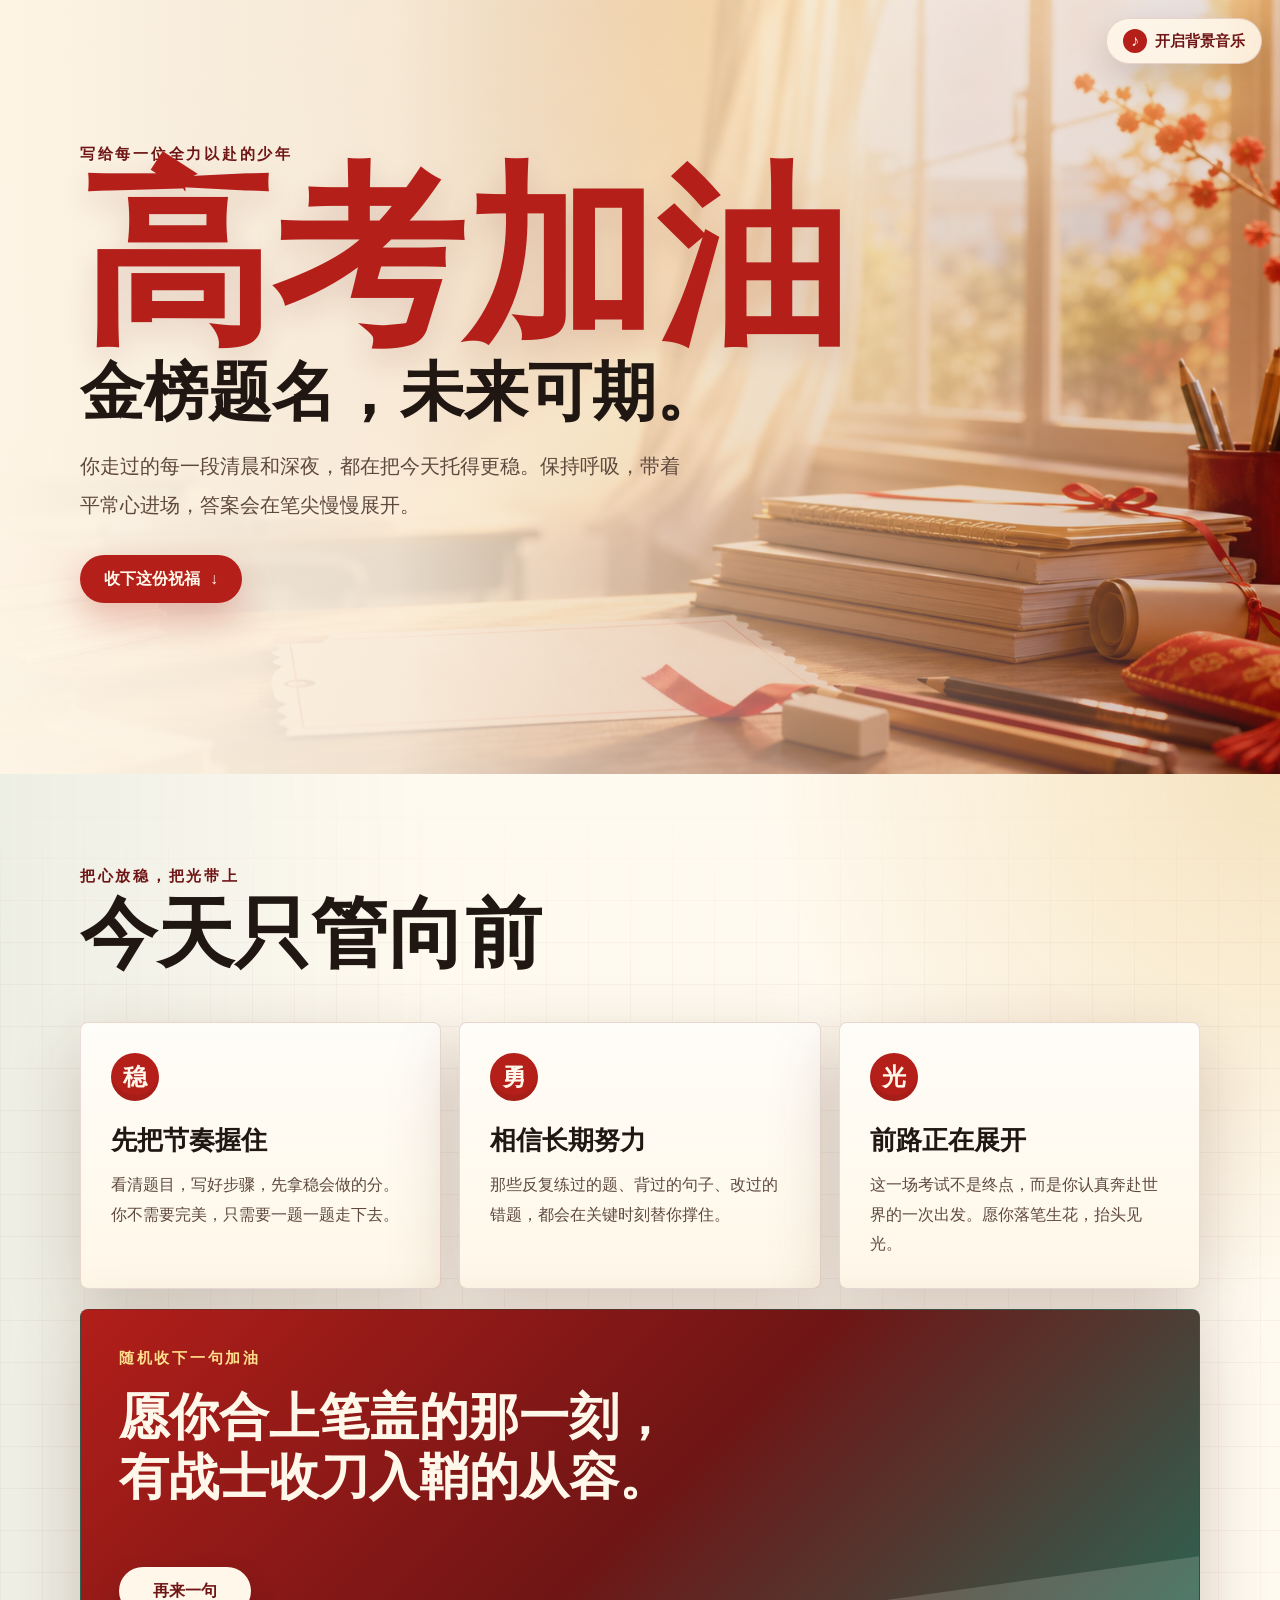
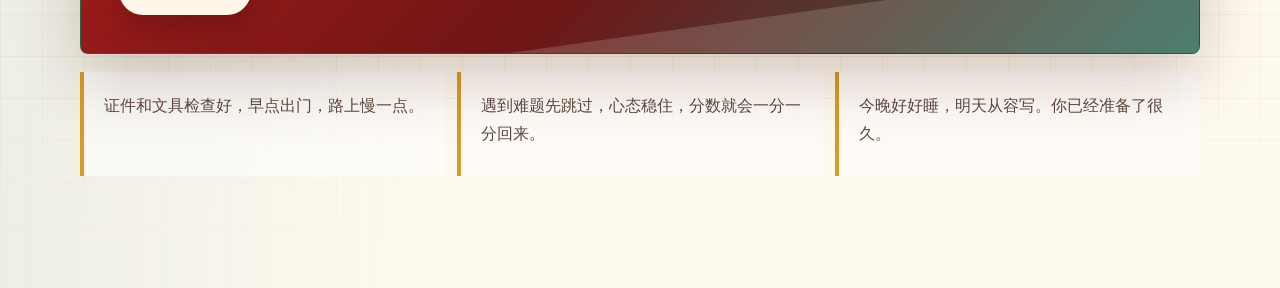
<file: index.html>
<!doctype html>
<html lang="zh-CN">
  <head>
    <meta charset="utf-8">
    <meta name="viewport" content="width=device-width, initial-scale=1">
    <title>高考加油 | 金榜题名 未来可期</title>
    <meta
      name="description"
      content="送给所有高考生的一页温暖祝福：高考加油，金榜题名，未来可期。"
    >
    <link rel="icon" href="data:,">
    <link rel="preload" href="assets/gaokao-hero.png" as="image">
    <link rel="stylesheet" href="styles.css">
  </head>
  <body>
    <button
      class="music-button"
      id="musicButton"
      type="button"
      aria-pressed="false"
      aria-label="开启背景音乐"
    >
      <span class="music-button__icon" aria-hidden="true">♪</span>
      <span class="music-button__text">开启背景音乐</span>
    </button>

    <main>
      <section class="hero" aria-labelledby="hero-title">
        <img
          class="hero__image"
          src="assets/gaokao-hero.png"
          alt="晨光中的课桌、书本和文具"
        >
        <div class="hero__veil" aria-hidden="true"></div>
        <div class="hero__content">
          <p class="hero__kicker">写给每一位全力以赴的少年</p>
          <h1 id="hero-title"><span>高考</span><span>加油</span></h1>
          <p class="hero__promise"><span>金榜题名，</span><span>未来可期。</span></p>
          <p class="hero__copy">
            你走过的每一段清晨和深夜，都在把今天托得更稳。保持呼吸，带着平常心进场，答案会在笔尖慢慢展开。
          </p>
          <a class="hero__link" href="#cheer">收下这份祝福</a>
        </div>
      </section>

      <section class="cheer" id="cheer" aria-labelledby="cheer-title">
        <div class="section-shell">
          <div class="section-heading">
            <p class="section-heading__eyebrow">把心放稳，把光带上</p>
            <h2 id="cheer-title">今天只管向前</h2>
          </div>

          <div class="wish-grid" aria-label="高考祝福">
            <article class="wish-card">
              <span class="wish-card__mark">稳</span>
              <h3>先把节奏握住</h3>
              <p>看清题目，写好步骤，先拿稳会做的分。你不需要完美，只需要一题一题走下去。</p>
            </article>
            <article class="wish-card">
              <span class="wish-card__mark">勇</span>
              <h3>相信长期努力</h3>
              <p>那些反复练过的题、背过的句子、改过的错题，都会在关键时刻替你撑住。</p>
            </article>
            <article class="wish-card">
              <span class="wish-card__mark">光</span>
              <h3>前路正在展开</h3>
              <p>这一场考试不是终点，而是你认真奔赴世界的一次出发。愿你落笔生花，抬头见光。</p>
            </article>
          </div>

          <div class="blessing-panel" aria-live="polite">
            <p class="blessing-panel__label">随机收下一句加油</p>
            <p class="blessing-panel__text" id="blessingText">
              愿你合上笔盖的那一刻，有战士收刀入鞘的从容。
            </p>
            <button class="blessing-panel__button" id="blessingButton" type="button">
              再来一句
            </button>
          </div>

          <div class="calm-notes" aria-label="考前安心短句">
            <p>证件和文具检查好，早点出门，路上慢一点。</p>
            <p>遇到难题先跳过，心态稳住，分数就会一分一分回来。</p>
            <p>今晚好好睡，明天从容写。你已经准备了很久。</p>
          </div>
        </div>
      </section>
    </main>

    <script src="script.js"></script>
  </body>
</html>
</file>
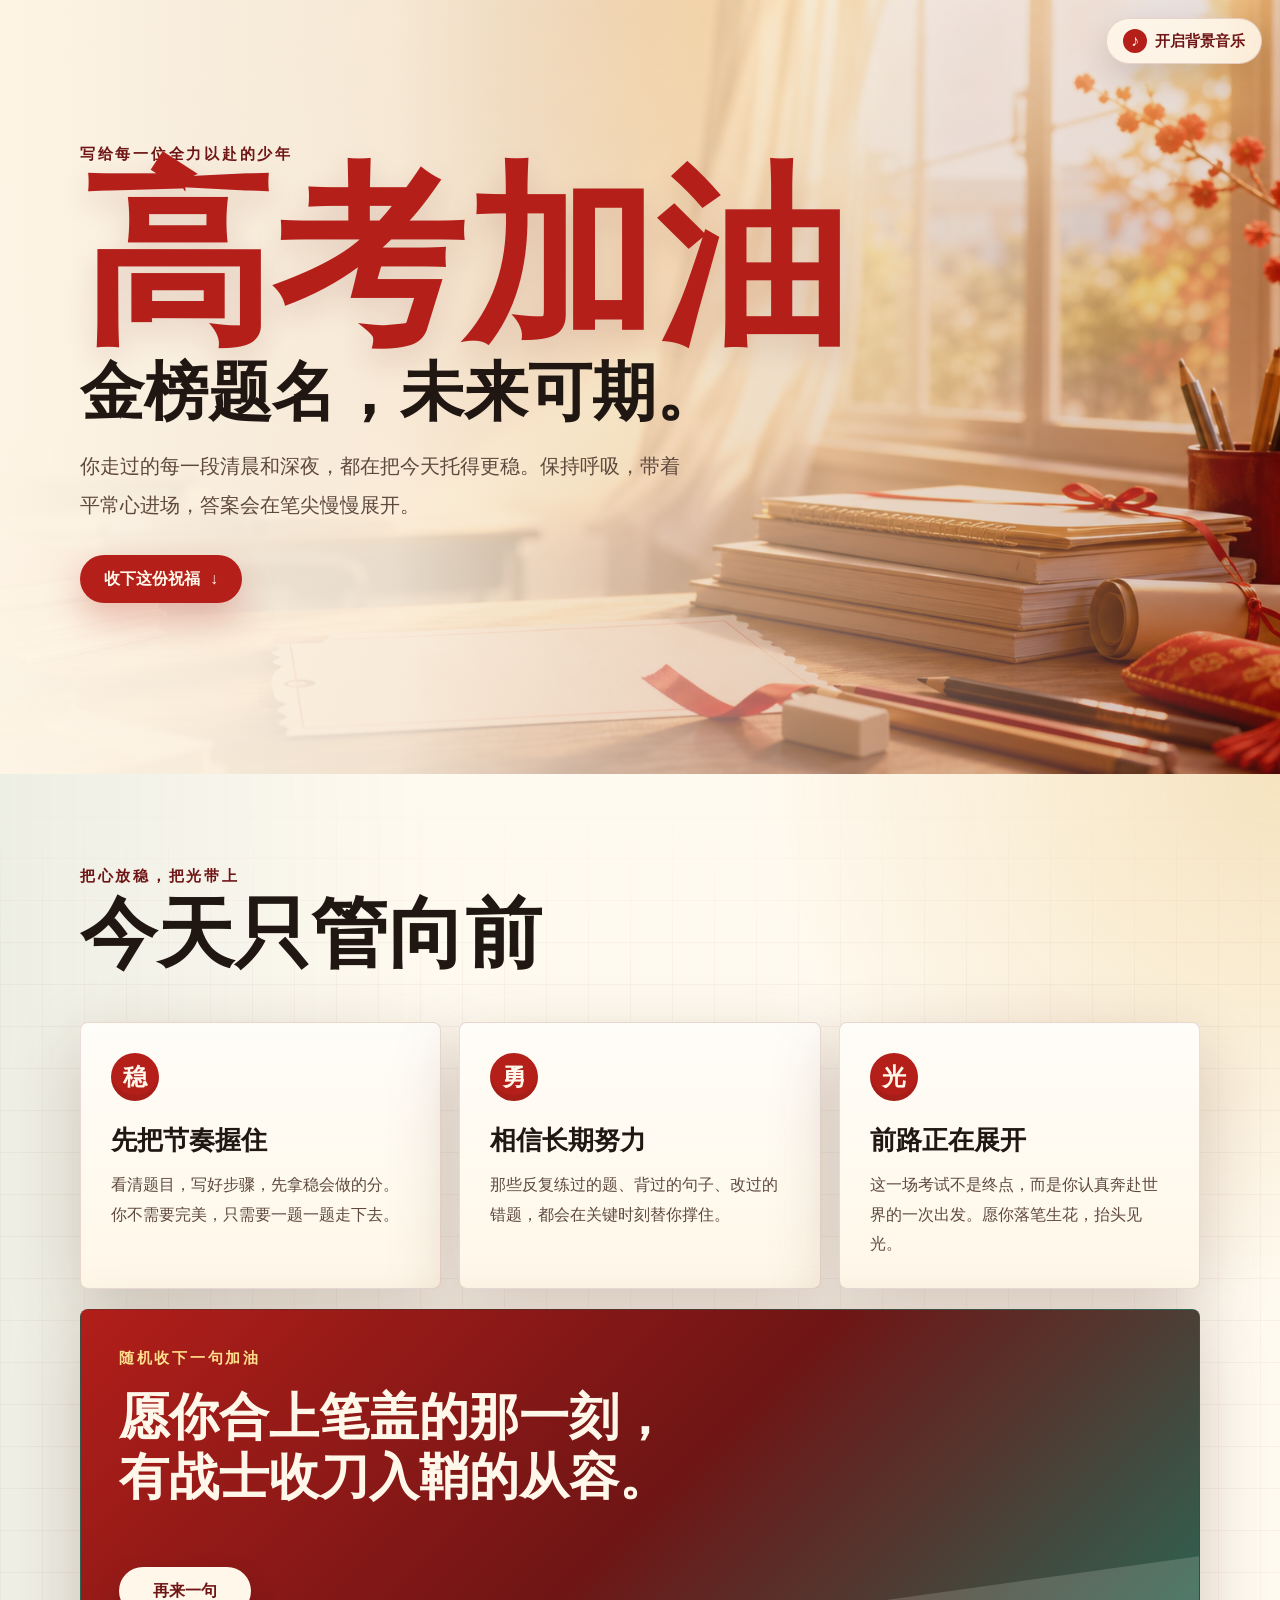
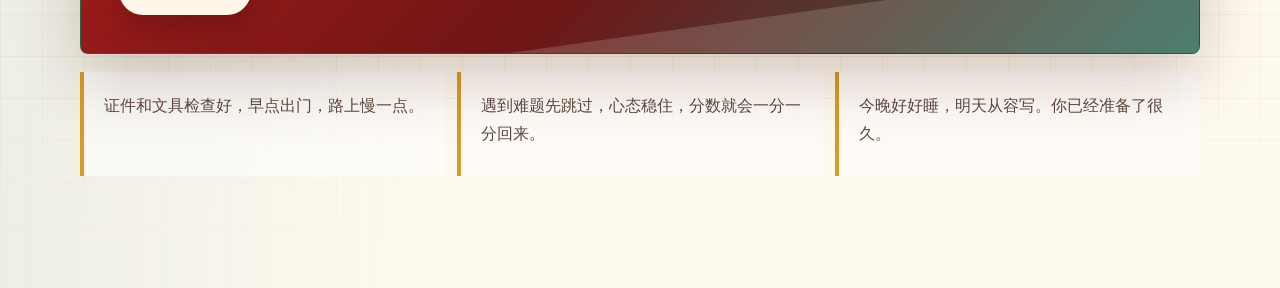
<file: mobile/index.html>
<!doctype html>
<html lang="zh-CN">
  <head>
    <meta charset="utf-8">
    <meta name="viewport" content="width=device-width, initial-scale=1">
    <title>高考加油 | 金榜题名 未来可期</title>
    <meta
      name="description"
      content="送给所有高考生的一页温暖祝福：高考加油，金榜题名，未来可期。"
    >
    <link rel="icon" href="data:,">
    <link rel="preload" href="assets/gaokao-hero.png" as="image">
    <link rel="stylesheet" href="styles.css?v=mobile-music-20260606">
  </head>
  <body>
    <button
      class="music-button"
      id="musicButton"
      type="button"
      aria-pressed="false"
      aria-label="开启背景音乐"
    >
      <span class="music-button__icon" aria-hidden="true">♪</span>
      <span class="music-button__text">开启背景音乐</span>
    </button>

    <main>
      <section class="hero" aria-labelledby="hero-title">
        <img
          class="hero__image"
          src="assets/gaokao-hero.png"
          alt="晨光中的课桌、书本和文具"
        >
        <div class="hero__veil" aria-hidden="true"></div>
        <div class="hero__content">
          <p class="hero__kicker">写给每一位全力以赴的少年</p>
          <h1 id="hero-title"><span>高考</span><span>加油</span></h1>
          <p class="hero__promise"><span>金榜题名，</span><span>未来可期。</span></p>
          <p class="hero__copy">
            你走过的每一段清晨和深夜，都在把今天托得更稳。保持呼吸，带着平常心进场，答案会在笔尖慢慢展开。
          </p>
          <a class="hero__link" href="#cheer">收下这份祝福</a>
        </div>
      </section>

      <section class="cheer" id="cheer" aria-labelledby="cheer-title">
        <div class="section-shell">
          <div class="section-heading">
            <p class="section-heading__eyebrow">把心放稳，把光带上</p>
            <h2 id="cheer-title">今天只管向前</h2>
          </div>

          <div class="wish-grid" aria-label="高考祝福">
            <article class="wish-card">
              <span class="wish-card__mark">稳</span>
              <h3>先把节奏握住</h3>
              <p>看清题目，写好步骤，先拿稳会做的分。你不需要完美，只需要一题一题走下去。</p>
            </article>
            <article class="wish-card">
              <span class="wish-card__mark">勇</span>
              <h3>相信长期努力</h3>
              <p>那些反复练过的题、背过的句子、改过的错题，都会在关键时刻替你撑住。</p>
            </article>
            <article class="wish-card">
              <span class="wish-card__mark">光</span>
              <h3>前路正在展开</h3>
              <p>这一场考试不是终点，而是你认真奔赴世界的一次出发。愿你落笔生花，抬头见光。</p>
            </article>
          </div>

          <div class="blessing-panel" aria-live="polite">
            <p class="blessing-panel__label">随机收下一句加油</p>
            <p class="blessing-panel__text" id="blessingText">
              愿你合上笔盖的那一刻，有战士收刀入鞘的从容。
            </p>
            <button class="blessing-panel__button" id="blessingButton" type="button">
              再来一句
            </button>
          </div>

          <div class="calm-notes" aria-label="考前安心短句">
            <p>证件和文具检查好，早点出门，路上慢一点。</p>
            <p>遇到难题先跳过，心态稳住，分数就会一分一分回来。</p>
            <p>今晚好好睡，明天从容写。你已经准备了很久。</p>
          </div>
        </div>
      </section>
    </main>

    <script src="script.js?v=mobile-music-20260606"></script>
  </body>
</html>
</file>
<file: styles.css>
:root {
  color-scheme: light;
  --ink: #201713;
  --ink-soft: #5f493e;
  --paper: #fff7e8;
  --paper-deep: #f5e3c4;
  --red: #b51f1a;
  --red-deep: #6f1515;
  --gold: #d89b26;
  --jade: #246d5a;
  --shadow: 0 24px 70px rgba(74, 30, 17, 0.22);
}

* {
  box-sizing: border-box;
}

html {
  scroll-behavior: smooth;
}

body {
  margin: 0;
  min-width: 320px;
  color: var(--ink);
  background:
    linear-gradient(135deg, rgba(181, 31, 26, 0.07), transparent 38%),
    linear-gradient(180deg, var(--paper), #fffdf6 46%, #f7ead5);
  font-family:
    "Songti SC",
    "Noto Serif CJK SC",
    "Source Han Serif SC",
    "STSong",
    serif;
}

body::selection {
  color: #fffaf0;
  background: var(--red);
}

a {
  color: inherit;
}

button,
a {
  -webkit-tap-highlight-color: transparent;
}

.music-button {
  position: fixed;
  z-index: 20;
  top: 18px;
  right: 18px;
  display: inline-flex;
  align-items: center;
  justify-content: center;
  gap: 8px;
  min-height: 46px;
  padding: 0 16px;
  border: 1px solid rgba(111, 21, 21, 0.15);
  border-radius: 999px;
  background: rgba(255, 248, 234, 0.88);
  color: var(--red-deep);
  font: 800 0.92rem/1 "Songti SC", "Noto Serif CJK SC", serif;
  letter-spacing: 0;
  box-shadow: 0 12px 30px rgba(74, 30, 17, 0.16);
  backdrop-filter: blur(14px);
  cursor: pointer;
  transition:
    transform 180ms ease,
    background 180ms ease,
    box-shadow 180ms ease;
}

.music-button__icon {
  display: grid;
  width: 24px;
  height: 24px;
  place-items: center;
  border-radius: 50%;
  background: var(--red);
  color: #fff8ea;
  font-size: 1rem;
  line-height: 1;
}

.music-button[aria-pressed="true"] {
  background: rgba(181, 31, 26, 0.92);
  color: #fff8ea;
}

.music-button[aria-pressed="true"] .music-button__icon {
  background: #fff8ea;
  color: var(--red-deep);
}

.music-button:hover {
  transform: translateY(-2px);
  box-shadow: 0 16px 36px rgba(74, 30, 17, 0.22);
}

.music-button:focus-visible {
  outline: 3px solid rgba(36, 109, 90, 0.55);
  outline-offset: 4px;
}

.hero {
  position: relative;
  display: grid;
  min-height: 86svh;
  overflow: hidden;
  isolation: isolate;
}

.hero__image,
.hero__veil {
  position: absolute;
  inset: 0;
}

.hero__image {
  z-index: -2;
  width: 100%;
  height: 100%;
  object-fit: cover;
  object-position: center;
  filter: saturate(1.06) contrast(1.02);
}

.hero__veil {
  z-index: -1;
  background:
    linear-gradient(90deg, rgba(255, 247, 232, 0.98) 0%, rgba(255, 247, 232, 0.86) 31%, rgba(255, 247, 232, 0.42) 57%, rgba(104, 32, 22, 0.1) 100%),
    linear-gradient(180deg, rgba(72, 17, 12, 0.05), rgba(105, 27, 18, 0.24));
}

.hero__content {
  width: min(1120px, calc(100% - 40px));
  margin: 0 auto;
  padding: clamp(42px, 9vh, 88px) 0 clamp(56px, 12vh, 108px);
  align-self: center;
}

.hero__kicker,
.section-heading__eyebrow,
.blessing-panel__label {
  margin: 0;
  color: var(--red-deep);
  font-size: clamp(0.8rem, 1.5vw, 0.95rem);
  font-weight: 700;
  letter-spacing: 0.18em;
  text-transform: uppercase;
}

.hero h1 {
  max-width: 6em;
  margin: 12px 0 0;
  color: var(--red);
  font-size: clamp(4.6rem, 16vw, 12rem);
  line-height: 0.86;
  letter-spacing: 0;
  text-shadow: 0 12px 30px rgba(108, 20, 14, 0.13);
}

.hero h1 span {
  display: inline-block;
  white-space: nowrap;
}

.hero__promise {
  margin: 18px 0 0;
  color: var(--ink);
  font-size: clamp(1.8rem, 5vw, 4.5rem);
  font-weight: 800;
  line-height: 1.02;
}

.hero__promise span {
  display: inline-block;
  white-space: nowrap;
}

.hero__copy {
  max-width: 610px;
  margin: 22px 0 0;
  color: var(--ink-soft);
  font-size: clamp(1.02rem, 2.2vw, 1.28rem);
  line-height: 1.9;
}

.hero__link,
.blessing-panel__button {
  display: inline-flex;
  align-items: center;
  justify-content: center;
  min-height: 48px;
  border: 0;
  border-radius: 999px;
  background: var(--red);
  color: #fff8ea;
  font: 800 1rem/1 "Songti SC", "Noto Serif CJK SC", serif;
  letter-spacing: 0;
  text-decoration: none;
  box-shadow: 0 16px 36px rgba(181, 31, 26, 0.28);
  cursor: pointer;
  transition:
    transform 180ms ease,
    box-shadow 180ms ease,
    background 180ms ease;
}

.hero__link {
  margin-top: 30px;
  padding: 0 24px;
}

.hero__link::after {
  content: "↓";
  margin-left: 10px;
  font-family: serif;
}

.hero__link:hover,
.blessing-panel__button:hover {
  background: #941c18;
  box-shadow: 0 18px 44px rgba(181, 31, 26, 0.34);
  transform: translateY(-2px);
}

.hero__link:focus-visible,
.blessing-panel__button:focus-visible {
  outline: 3px solid rgba(36, 109, 90, 0.55);
  outline-offset: 4px;
}

.cheer {
  position: relative;
  padding: clamp(52px, 8vw, 92px) 0 clamp(64px, 9vw, 112px);
  background:
    linear-gradient(90deg, rgba(36, 109, 90, 0.08), transparent 34%),
    radial-gradient(circle at top right, rgba(216, 155, 38, 0.24), transparent 31%),
    #fffaf0;
}

.cheer::before {
  content: "";
  position: absolute;
  inset: 0;
  pointer-events: none;
  opacity: 0.32;
  background-image:
    linear-gradient(rgba(111, 21, 21, 0.13) 1px, transparent 1px),
    linear-gradient(90deg, rgba(111, 21, 21, 0.1) 1px, transparent 1px);
  background-size: 42px 42px;
  mask-image: linear-gradient(180deg, transparent, #000 18%, #000 82%, transparent);
}

.section-shell {
  position: relative;
  width: min(1120px, calc(100% - 40px));
  margin: 0 auto;
}

.section-heading {
  display: grid;
  gap: 10px;
  max-width: 720px;
}

.section-heading h2 {
  margin: 0;
  font-size: clamp(2.3rem, 6vw, 5.2rem);
  line-height: 1;
  letter-spacing: 0;
}

.wish-grid {
  display: grid;
  grid-template-columns: repeat(3, minmax(0, 1fr));
  gap: 18px;
  margin-top: clamp(28px, 5vw, 48px);
}

.wish-card {
  min-height: 260px;
  padding: clamp(22px, 3vw, 30px);
  border: 1px solid rgba(111, 21, 21, 0.14);
  border-radius: 8px;
  background:
    linear-gradient(180deg, rgba(255, 255, 255, 0.72), rgba(255, 247, 232, 0.92)),
    var(--paper);
  box-shadow: var(--shadow);
}

.wish-card__mark {
  display: grid;
  width: 48px;
  height: 48px;
  place-items: center;
  border-radius: 50%;
  background: var(--red);
  color: #fff8ea;
  font-size: 1.5rem;
  font-weight: 900;
  box-shadow: inset 0 -6px 0 rgba(0, 0, 0, 0.08);
}

.wish-card h3 {
  margin: 24px 0 0;
  font-size: clamp(1.35rem, 2.5vw, 1.65rem);
  line-height: 1.2;
}

.wish-card p {
  margin: 14px 0 0;
  color: var(--ink-soft);
  font-size: 1rem;
  line-height: 1.82;
}

.blessing-panel {
  position: relative;
  margin-top: 20px;
  min-height: 258px;
  padding: clamp(24px, 4vw, 38px);
  overflow: hidden;
  border: 1px solid rgba(36, 109, 90, 0.22);
  border-radius: 8px;
  background:
    linear-gradient(135deg, rgba(181, 31, 26, 0.94), rgba(111, 21, 21, 0.96) 52%, rgba(36, 109, 90, 0.94)),
    #7f1714;
  color: #fff8ea;
  box-shadow: 0 24px 68px rgba(71, 29, 19, 0.24);
}

.blessing-panel::after {
  content: "";
  position: absolute;
  inset: auto -10% -45% 38%;
  height: 210px;
  transform: rotate(-8deg);
  background: rgba(255, 248, 234, 0.16);
  pointer-events: none;
}

.blessing-panel__label {
  color: #ffdf8d;
}

.blessing-panel__text {
  position: relative;
  max-width: 760px;
  min-height: 3.1em;
  margin: 18px 0 24px;
  font-size: clamp(1.45rem, 4vw, 3.15rem);
  font-weight: 850;
  line-height: 1.2;
  text-wrap: balance;
}

.blessing-panel__button {
  position: relative;
  z-index: 1;
  min-width: 132px;
  padding: 0 22px;
  background: #fff8ea;
  color: var(--red-deep);
  box-shadow: 0 14px 30px rgba(0, 0, 0, 0.17);
}

.blessing-panel__button:hover {
  background: #ffeab4;
  color: #5c100e;
}

.calm-notes {
  display: grid;
  grid-template-columns: repeat(3, minmax(0, 1fr));
  gap: 12px;
  margin-top: 18px;
}

.calm-notes p {
  margin: 0;
  min-height: 104px;
  padding: 20px 20px 18px;
  border-left: 4px solid var(--gold);
  background: rgba(255, 255, 255, 0.58);
  color: var(--ink-soft);
  font-size: 0.98rem;
  line-height: 1.75;
}

.petal {
  position: fixed;
  z-index: 10;
  left: var(--x);
  top: var(--y);
  color: var(--petal-color);
  font-weight: 900;
  pointer-events: none;
  transform: translate(-50%, -50%);
  animation: petal-burst 900ms ease-out forwards;
}

@keyframes petal-burst {
  0% {
    opacity: 0;
    transform: translate(-50%, -50%) scale(0.62) rotate(0deg);
  }
  14% {
    opacity: 1;
  }
  100% {
    opacity: 0;
    transform:
      translate(calc(-50% + var(--dx)), calc(-50% + var(--dy)))
      scale(1.12)
      rotate(var(--rotate));
  }
}

@media (max-width: 900px) {
  .wish-grid,
  .calm-notes {
    grid-template-columns: 1fr;
  }

  .wish-card {
    min-height: 0;
  }
}

@media (max-width: 760px) {
  body {
    padding-bottom: calc(82px + env(safe-area-inset-bottom));
  }

  .music-button {
    top: auto;
    right: 14px;
    bottom: 14px;
    left: 14px;
    min-height: 54px;
    padding: 0 18px;
    font-size: 1rem;
    box-shadow: 0 16px 40px rgba(74, 30, 17, 0.24);
  }

  .hero {
    min-height: min(760px, 100svh);
  }

  .hero__image {
    object-position: 64% center;
  }

  .hero__veil {
    background:
      linear-gradient(180deg, rgba(255, 247, 232, 0.96) 0%, rgba(255, 247, 232, 0.82) 46%, rgba(255, 247, 232, 0.35) 100%),
      linear-gradient(90deg, rgba(255, 247, 232, 0.95), rgba(255, 247, 232, 0.26));
  }

  .hero__content,
  .section-shell {
    width: min(100% - 28px, 1120px);
  }

  .hero__content {
    padding-top: calc(28px + env(safe-area-inset-top));
    padding-bottom: 34px;
    align-self: start;
  }

  .hero__kicker,
  .section-heading__eyebrow,
  .blessing-panel__label {
    font-size: 0.78rem;
    letter-spacing: 0.1em;
  }

  .hero h1 {
    max-width: 3.8em;
    margin-top: 10px;
    font-size: clamp(3.9rem, 20vw, 5.7rem);
    line-height: 0.92;
  }

  .hero h1 span {
    display: block;
  }

  .hero__promise {
    max-width: 8em;
    margin-top: 14px;
    font-size: clamp(1.55rem, 7.6vw, 2.15rem);
    line-height: 1.08;
  }

  .hero__promise span {
    display: block;
  }

  .hero__copy {
    max-width: 28em;
    margin-top: 18px;
    font-size: 0.98rem;
    line-height: 1.72;
  }

  .hero__link,
  .blessing-panel__button {
    width: 100%;
    min-height: 52px;
  }

  .hero__link {
    margin-top: 24px;
  }

  .cheer {
    padding: 42px 0 34px;
  }

  .section-heading {
    gap: 8px;
  }

  .section-heading h2 {
    font-size: clamp(2.25rem, 13vw, 3.25rem);
    line-height: 1.04;
  }

  .wish-grid {
    gap: 14px;
    margin-top: 24px;
  }

  .wish-card {
    padding: 22px;
  }

  .wish-card__mark {
    width: 44px;
    height: 44px;
  }

  .wish-card h3 {
    margin-top: 18px;
  }

  .blessing-panel {
    min-height: 0;
    margin-top: 16px;
    padding: 22px;
  }

  .blessing-panel__text {
    min-height: 0;
    margin: 16px 0 22px;
    font-size: clamp(1.55rem, 8.6vw, 2.1rem);
    line-height: 1.18;
  }

  .calm-notes p {
    min-height: 0;
    padding: 18px 18px 16px;
  }
}

@media (prefers-reduced-motion: reduce) {
  *,
  *::before,
  *::after {
    scroll-behavior: auto !important;
    transition-duration: 0.001ms !important;
    animation-duration: 0.001ms !important;
    animation-iteration-count: 1 !important;
  }

  .petal {
    display: none;
  }
}
</file>
<file: mobile/styles.css>
:root {
  color-scheme: light;
  --ink: #201713;
  --ink-soft: #5f493e;
  --paper: #fff7e8;
  --paper-deep: #f5e3c4;
  --red: #b51f1a;
  --red-deep: #6f1515;
  --gold: #d89b26;
  --jade: #246d5a;
  --shadow: 0 24px 70px rgba(74, 30, 17, 0.22);
}

* {
  box-sizing: border-box;
}

html {
  scroll-behavior: smooth;
}

body {
  margin: 0;
  min-width: 320px;
  color: var(--ink);
  background:
    linear-gradient(135deg, rgba(181, 31, 26, 0.07), transparent 38%),
    linear-gradient(180deg, var(--paper), #fffdf6 46%, #f7ead5);
  font-family:
    "Songti SC",
    "Noto Serif CJK SC",
    "Source Han Serif SC",
    "STSong",
    serif;
}

body::selection {
  color: #fffaf0;
  background: var(--red);
}

a {
  color: inherit;
}

button,
a {
  -webkit-tap-highlight-color: transparent;
}

.music-button {
  position: fixed;
  z-index: 20;
  top: 18px;
  right: 18px;
  display: inline-flex;
  align-items: center;
  justify-content: center;
  gap: 8px;
  min-height: 46px;
  padding: 0 16px;
  border: 1px solid rgba(111, 21, 21, 0.15);
  border-radius: 999px;
  background: rgba(255, 248, 234, 0.88);
  color: var(--red-deep);
  font: 800 0.92rem/1 "Songti SC", "Noto Serif CJK SC", serif;
  letter-spacing: 0;
  box-shadow: 0 12px 30px rgba(74, 30, 17, 0.16);
  backdrop-filter: blur(14px);
  cursor: pointer;
  transition:
    transform 180ms ease,
    background 180ms ease,
    box-shadow 180ms ease;
}

.music-button__icon {
  display: grid;
  width: 24px;
  height: 24px;
  place-items: center;
  border-radius: 50%;
  background: var(--red);
  color: #fff8ea;
  font-size: 1rem;
  line-height: 1;
}

.music-button[aria-pressed="true"] {
  background: rgba(181, 31, 26, 0.92);
  color: #fff8ea;
}

.music-button[aria-pressed="true"] .music-button__icon {
  background: #fff8ea;
  color: var(--red-deep);
}

.music-button:hover {
  transform: translateY(-2px);
  box-shadow: 0 16px 36px rgba(74, 30, 17, 0.22);
}

.music-button:focus-visible {
  outline: 3px solid rgba(36, 109, 90, 0.55);
  outline-offset: 4px;
}

.hero {
  position: relative;
  display: grid;
  min-height: 86svh;
  overflow: hidden;
  isolation: isolate;
}

.hero__image,
.hero__veil {
  position: absolute;
  inset: 0;
}

.hero__image {
  z-index: -2;
  width: 100%;
  height: 100%;
  object-fit: cover;
  object-position: center;
  filter: saturate(1.06) contrast(1.02);
}

.hero__veil {
  z-index: -1;
  background:
    linear-gradient(90deg, rgba(255, 247, 232, 0.98) 0%, rgba(255, 247, 232, 0.86) 31%, rgba(255, 247, 232, 0.42) 57%, rgba(104, 32, 22, 0.1) 100%),
    linear-gradient(180deg, rgba(72, 17, 12, 0.05), rgba(105, 27, 18, 0.24));
}

.hero__content {
  width: min(1120px, calc(100% - 40px));
  margin: 0 auto;
  padding: clamp(42px, 9vh, 88px) 0 clamp(56px, 12vh, 108px);
  align-self: center;
}

.hero__kicker,
.section-heading__eyebrow,
.blessing-panel__label {
  margin: 0;
  color: var(--red-deep);
  font-size: clamp(0.8rem, 1.5vw, 0.95rem);
  font-weight: 700;
  letter-spacing: 0.18em;
  text-transform: uppercase;
}

.hero h1 {
  max-width: 6em;
  margin: 12px 0 0;
  color: var(--red);
  font-size: clamp(4.6rem, 16vw, 12rem);
  line-height: 0.86;
  letter-spacing: 0;
  text-shadow: 0 12px 30px rgba(108, 20, 14, 0.13);
}

.hero h1 span {
  display: inline-block;
  white-space: nowrap;
}

.hero__promise {
  margin: 18px 0 0;
  color: var(--ink);
  font-size: clamp(1.8rem, 5vw, 4.5rem);
  font-weight: 800;
  line-height: 1.02;
}

.hero__promise span {
  display: inline-block;
  white-space: nowrap;
}

.hero__copy {
  max-width: 610px;
  margin: 22px 0 0;
  color: var(--ink-soft);
  font-size: clamp(1.02rem, 2.2vw, 1.28rem);
  line-height: 1.9;
}

.hero__link,
.blessing-panel__button {
  display: inline-flex;
  align-items: center;
  justify-content: center;
  min-height: 48px;
  border: 0;
  border-radius: 999px;
  background: var(--red);
  color: #fff8ea;
  font: 800 1rem/1 "Songti SC", "Noto Serif CJK SC", serif;
  letter-spacing: 0;
  text-decoration: none;
  box-shadow: 0 16px 36px rgba(181, 31, 26, 0.28);
  cursor: pointer;
  transition:
    transform 180ms ease,
    box-shadow 180ms ease,
    background 180ms ease;
}

.hero__link {
  margin-top: 30px;
  padding: 0 24px;
}

.hero__link::after {
  content: "↓";
  margin-left: 10px;
  font-family: serif;
}

.hero__link:hover,
.blessing-panel__button:hover {
  background: #941c18;
  box-shadow: 0 18px 44px rgba(181, 31, 26, 0.34);
  transform: translateY(-2px);
}

.hero__link:focus-visible,
.blessing-panel__button:focus-visible {
  outline: 3px solid rgba(36, 109, 90, 0.55);
  outline-offset: 4px;
}

.cheer {
  position: relative;
  padding: clamp(52px, 8vw, 92px) 0 clamp(64px, 9vw, 112px);
  background:
    linear-gradient(90deg, rgba(36, 109, 90, 0.08), transparent 34%),
    radial-gradient(circle at top right, rgba(216, 155, 38, 0.24), transparent 31%),
    #fffaf0;
}

.cheer::before {
  content: "";
  position: absolute;
  inset: 0;
  pointer-events: none;
  opacity: 0.32;
  background-image:
    linear-gradient(rgba(111, 21, 21, 0.13) 1px, transparent 1px),
    linear-gradient(90deg, rgba(111, 21, 21, 0.1) 1px, transparent 1px);
  background-size: 42px 42px;
  mask-image: linear-gradient(180deg, transparent, #000 18%, #000 82%, transparent);
}

.section-shell {
  position: relative;
  width: min(1120px, calc(100% - 40px));
  margin: 0 auto;
}

.section-heading {
  display: grid;
  gap: 10px;
  max-width: 720px;
}

.section-heading h2 {
  margin: 0;
  font-size: clamp(2.3rem, 6vw, 5.2rem);
  line-height: 1;
  letter-spacing: 0;
}

.wish-grid {
  display: grid;
  grid-template-columns: repeat(3, minmax(0, 1fr));
  gap: 18px;
  margin-top: clamp(28px, 5vw, 48px);
}

.wish-card {
  min-height: 260px;
  padding: clamp(22px, 3vw, 30px);
  border: 1px solid rgba(111, 21, 21, 0.14);
  border-radius: 8px;
  background:
    linear-gradient(180deg, rgba(255, 255, 255, 0.72), rgba(255, 247, 232, 0.92)),
    var(--paper);
  box-shadow: var(--shadow);
}

.wish-card__mark {
  display: grid;
  width: 48px;
  height: 48px;
  place-items: center;
  border-radius: 50%;
  background: var(--red);
  color: #fff8ea;
  font-size: 1.5rem;
  font-weight: 900;
  box-shadow: inset 0 -6px 0 rgba(0, 0, 0, 0.08);
}

.wish-card h3 {
  margin: 24px 0 0;
  font-size: clamp(1.35rem, 2.5vw, 1.65rem);
  line-height: 1.2;
}

.wish-card p {
  margin: 14px 0 0;
  color: var(--ink-soft);
  font-size: 1rem;
  line-height: 1.82;
}

.blessing-panel {
  position: relative;
  margin-top: 20px;
  min-height: 258px;
  padding: clamp(24px, 4vw, 38px);
  overflow: hidden;
  border: 1px solid rgba(36, 109, 90, 0.22);
  border-radius: 8px;
  background:
    linear-gradient(135deg, rgba(181, 31, 26, 0.94), rgba(111, 21, 21, 0.96) 52%, rgba(36, 109, 90, 0.94)),
    #7f1714;
  color: #fff8ea;
  box-shadow: 0 24px 68px rgba(71, 29, 19, 0.24);
}

.blessing-panel::after {
  content: "";
  position: absolute;
  inset: auto -10% -45% 38%;
  height: 210px;
  transform: rotate(-8deg);
  background: rgba(255, 248, 234, 0.16);
  pointer-events: none;
}

.blessing-panel__label {
  color: #ffdf8d;
}

.blessing-panel__text {
  position: relative;
  max-width: 760px;
  min-height: 3.1em;
  margin: 18px 0 24px;
  font-size: clamp(1.45rem, 4vw, 3.15rem);
  font-weight: 850;
  line-height: 1.2;
  text-wrap: balance;
}

.blessing-panel__button {
  position: relative;
  z-index: 1;
  min-width: 132px;
  padding: 0 22px;
  background: #fff8ea;
  color: var(--red-deep);
  box-shadow: 0 14px 30px rgba(0, 0, 0, 0.17);
}

.blessing-panel__button:hover {
  background: #ffeab4;
  color: #5c100e;
}

.calm-notes {
  display: grid;
  grid-template-columns: repeat(3, minmax(0, 1fr));
  gap: 12px;
  margin-top: 18px;
}

.calm-notes p {
  margin: 0;
  min-height: 104px;
  padding: 20px 20px 18px;
  border-left: 4px solid var(--gold);
  background: rgba(255, 255, 255, 0.58);
  color: var(--ink-soft);
  font-size: 0.98rem;
  line-height: 1.75;
}

.petal {
  position: fixed;
  z-index: 10;
  left: var(--x);
  top: var(--y);
  color: var(--petal-color);
  font-weight: 900;
  pointer-events: none;
  transform: translate(-50%, -50%);
  animation: petal-burst 900ms ease-out forwards;
}

@keyframes petal-burst {
  0% {
    opacity: 0;
    transform: translate(-50%, -50%) scale(0.62) rotate(0deg);
  }
  14% {
    opacity: 1;
  }
  100% {
    opacity: 0;
    transform:
      translate(calc(-50% + var(--dx)), calc(-50% + var(--dy)))
      scale(1.12)
      rotate(var(--rotate));
  }
}

@media (max-width: 900px) {
  .wish-grid,
  .calm-notes {
    grid-template-columns: 1fr;
  }

  .wish-card {
    min-height: 0;
  }
}

@media (max-width: 760px) {
  body {
    padding-bottom: calc(82px + env(safe-area-inset-bottom));
  }

  .music-button {
    top: auto;
    right: 14px;
    bottom: 14px;
    left: 14px;
    min-height: 54px;
    padding: 0 18px;
    font-size: 1rem;
    box-shadow: 0 16px 40px rgba(74, 30, 17, 0.24);
  }

  .hero {
    min-height: min(760px, 100svh);
  }

  .hero__image {
    object-position: 64% center;
  }

  .hero__veil {
    background:
      linear-gradient(180deg, rgba(255, 247, 232, 0.96) 0%, rgba(255, 247, 232, 0.82) 46%, rgba(255, 247, 232, 0.35) 100%),
      linear-gradient(90deg, rgba(255, 247, 232, 0.95), rgba(255, 247, 232, 0.26));
  }

  .hero__content,
  .section-shell {
    width: min(100% - 28px, 1120px);
  }

  .hero__content {
    padding-top: calc(28px + env(safe-area-inset-top));
    padding-bottom: 34px;
    align-self: start;
  }

  .hero__kicker,
  .section-heading__eyebrow,
  .blessing-panel__label {
    font-size: 0.78rem;
    letter-spacing: 0.1em;
  }

  .hero h1 {
    max-width: 3.8em;
    margin-top: 10px;
    font-size: clamp(3.9rem, 20vw, 5.7rem);
    line-height: 0.92;
  }

  .hero h1 span {
    display: block;
  }

  .hero__promise {
    max-width: 8em;
    margin-top: 14px;
    font-size: clamp(1.55rem, 7.6vw, 2.15rem);
    line-height: 1.08;
  }

  .hero__promise span {
    display: block;
  }

  .hero__copy {
    max-width: 28em;
    margin-top: 18px;
    font-size: 0.98rem;
    line-height: 1.72;
  }

  .hero__link,
  .blessing-panel__button {
    width: 100%;
    min-height: 52px;
  }

  .hero__link {
    margin-top: 24px;
  }

  .cheer {
    padding: 42px 0 34px;
  }

  .section-heading {
    gap: 8px;
  }

  .section-heading h2 {
    font-size: clamp(2.25rem, 13vw, 3.25rem);
    line-height: 1.04;
  }

  .wish-grid {
    gap: 14px;
    margin-top: 24px;
  }

  .wish-card {
    padding: 22px;
  }

  .wish-card__mark {
    width: 44px;
    height: 44px;
  }

  .wish-card h3 {
    margin-top: 18px;
  }

  .blessing-panel {
    min-height: 0;
    margin-top: 16px;
    padding: 22px;
  }

  .blessing-panel__text {
    min-height: 0;
    margin: 16px 0 22px;
    font-size: clamp(1.55rem, 8.6vw, 2.1rem);
    line-height: 1.18;
  }

  .calm-notes p {
    min-height: 0;
    padding: 18px 18px 16px;
  }
}

@media (prefers-reduced-motion: reduce) {
  *,
  *::before,
  *::after {
    scroll-behavior: auto !important;
    transition-duration: 0.001ms !important;
    animation-duration: 0.001ms !important;
    animation-iteration-count: 1 !important;
  }

  .petal {
    display: none;
  }
}
</file>
